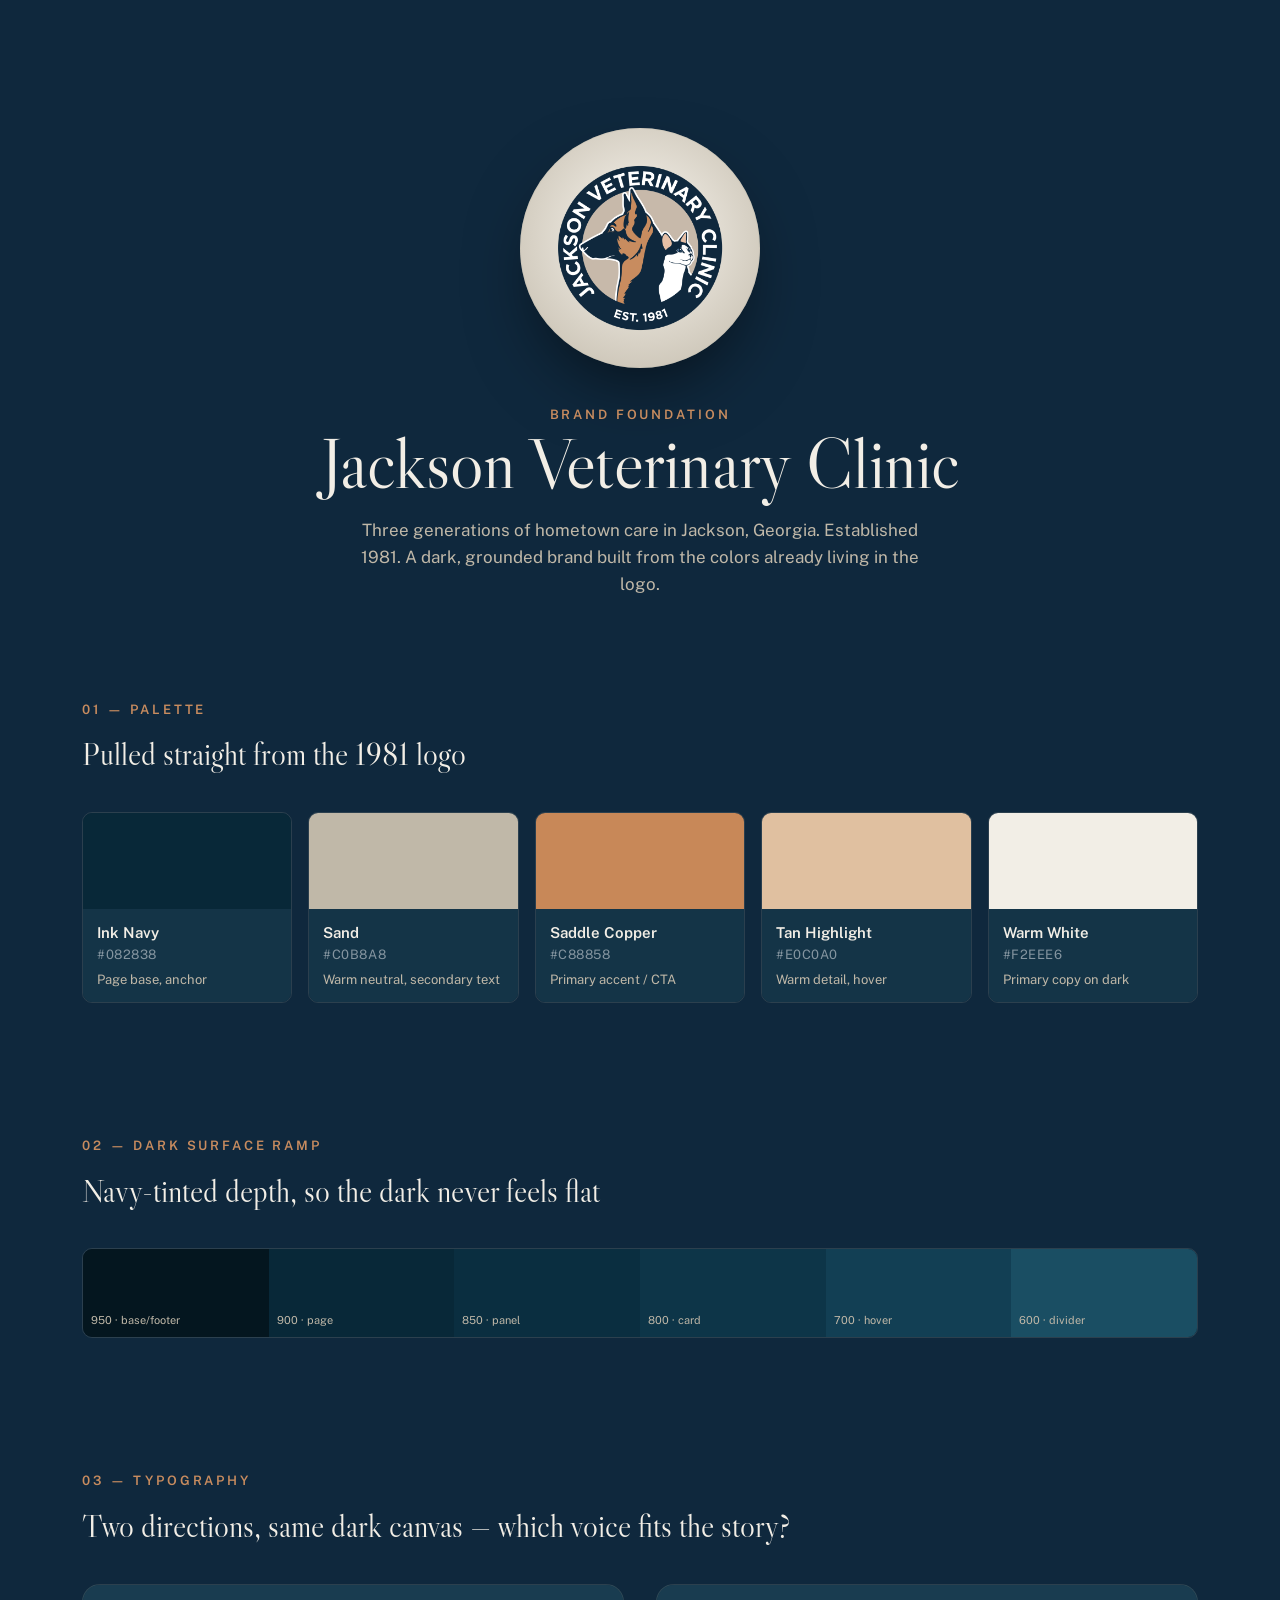
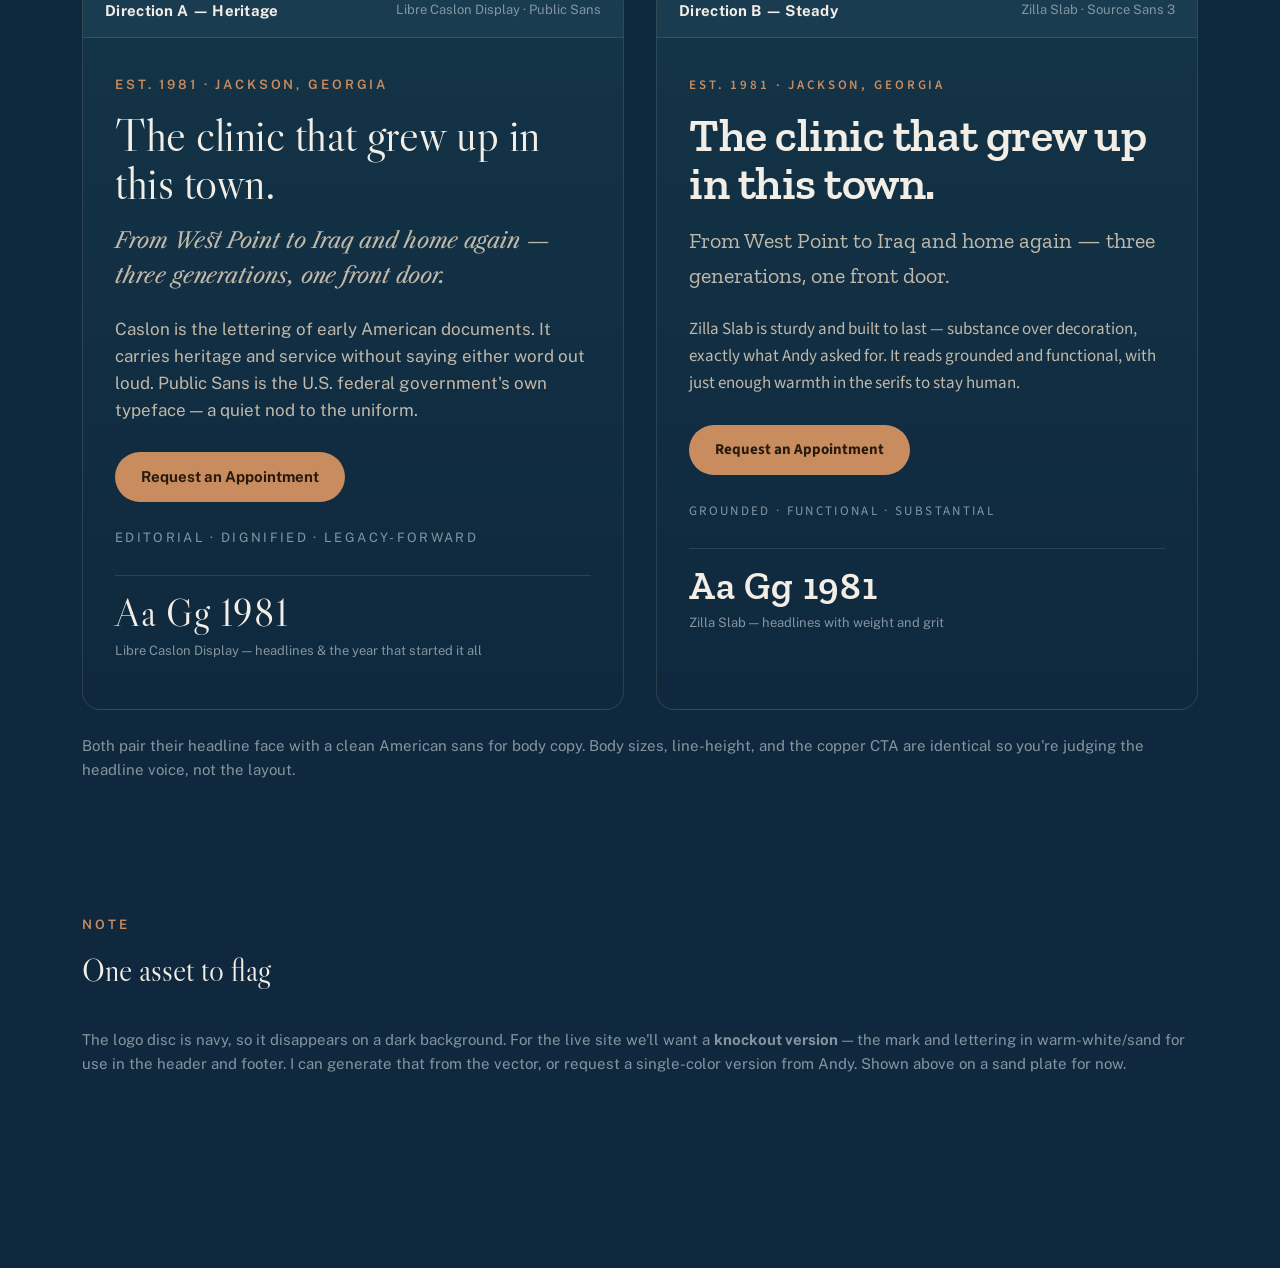
<file: brand-foundation.html>
<!DOCTYPE html>
<html lang="en">
<head>
<meta charset="UTF-8">
<meta name="robots" content="noindex, nofollow">
<meta name="viewport" content="width=device-width, initial-scale=1.0">
<title>Jackson Veterinary Clinic — Brand Foundation</title>
<link rel="preconnect" href="https://fonts.googleapis.com">
<link rel="preconnect" href="https://fonts.gstatic.com" crossorigin>
<link href="https://fonts.googleapis.com/css2?family=Libre+Caslon+Display&family=Libre+Caslon+Text:ital,wght@0,400;0,700;1,400&family=Public+Sans:ital,wght@0,400;0,500;0,600;0,700;1,400&family=Zilla+Slab:wght@400;500;600;700&family=Source+Sans+3:ital,wght@0,400;0,600;0,700;1,400&display=swap" rel="stylesheet">
<link rel="stylesheet" href="assets/css/tokens.css">
<style>
  * { margin: 0; padding: 0; box-sizing: border-box; }
  body {
    background: var(--ink-900);
    color: var(--text);
    font-family: var(--font-sans);
    font-size: var(--t-base);
    line-height: 1.6;
    -webkit-font-smoothing: antialiased;
  }
  .wrap { max-width: 1180px; margin: 0 auto; padding: var(--s-6) var(--s-4); }
  .eyebrow {
    font-family: 'Public Sans', sans-serif;
    text-transform: uppercase; letter-spacing: 0.22em;
    font-size: var(--t-xs); font-weight: 600; color: var(--copper);
  }
  section { margin-bottom: var(--s-8); }
  h2.sec {
    font-family: 'Libre Caslon Display', serif;
    font-size: var(--t-xl); font-weight: 400; margin: var(--s-1) 0 var(--s-4);
    color: var(--text);
  }
  .rule { height: 1px; background: var(--line); margin: var(--s-2) 0 var(--s-5); }

  /* --- Masthead --- */
  .mast { text-align: center; padding: var(--s-6) 0 var(--s-7); }
  .logo-plate {
    width: 240px; height: 240px; margin: 0 auto var(--s-4);
    background: radial-gradient(circle at 50% 45%, #fbf8f2, var(--sand));
    border-radius: 50%;
    display: grid; place-items: center;
    box-shadow: 0 30px 70px -20px rgba(0,0,0,.6), inset 0 0 0 1px var(--line-strong);
  }
  .logo-plate img { width: 220px; height: 220px; object-fit: contain; }
  .mast h1 {
    font-family: 'Libre Caslon Display', serif; font-weight: 400;
    font-size: var(--t-3xl); line-height: 1.05; letter-spacing: -0.01em;
  }
  .mast p { color: var(--text-soft); max-width: 560px; margin: var(--s-2) auto 0; }

  /* --- Palette --- */
  .swatches { display: grid; grid-template-columns: repeat(auto-fit, minmax(150px,1fr)); gap: var(--s-2); }
  .sw { border-radius: var(--r-md); overflow: hidden; border: 1px solid var(--line); }
  .sw .chip { height: 96px; }
  .sw .meta { padding: 12px 14px; background: var(--ink-850); }
  .sw .name { font-weight: 600; font-size: var(--t-sm); }
  .sw .hex { font-family: 'Public Sans'; font-size: var(--t-xs); color: var(--text-mute); letter-spacing: .04em; }
  .sw .use { font-size: var(--t-xs); color: var(--text-soft); margin-top: 4px; }

  /* --- Surface ramp --- */
  .ramp { display: flex; border-radius: var(--r-md); overflow: hidden; border: 1px solid var(--line); }
  .ramp div { flex: 1; height: 88px; display: flex; align-items: flex-end; padding: 8px; font-family: 'Public Sans'; font-size: 11px; color: var(--text-soft); }

  /* --- Type direction cards --- */
  .dirs { display: grid; grid-template-columns: 1fr; gap: var(--s-4); }
  @media (min-width: 900px) { .dirs { grid-template-columns: 1fr 1fr; } }
  .dir {
    background: linear-gradient(180deg, var(--ink-850), var(--ink-900));
    border: 1px solid var(--line); border-radius: var(--r-lg);
    overflow: hidden;
  }
  .dir-tag {
    padding: 14px 22px; background: var(--ink-800);
    border-bottom: 1px solid var(--line);
    display: flex; align-items: center; justify-content: space-between;
  }
  .dir-tag b { font-family:'Public Sans'; font-size: var(--t-sm); letter-spacing: .02em; }
  .dir-tag span { font-family:'Public Sans'; font-size: var(--t-xs); color: var(--text-mute); }
  .dir-body { padding: var(--s-4) var(--s-4) var(--s-5); }
  .dir-eyebrow { text-transform: uppercase; letter-spacing: .22em; font-size: var(--t-xs); font-weight: 600; color: var(--copper); }
  .dir-h { line-height: 1.04; letter-spacing: -0.01em; margin: 14px 0 16px; color: var(--text); }
  .dir-sub { color: var(--text-soft); font-size: var(--t-lg); margin-bottom: 22px; }
  .dir-p { color: var(--text-soft); margin-bottom: 10px; }
  .dir-cta {
    display:inline-block; margin-top: 18px; padding: 13px 26px;
    background: var(--copper); color: #2A1A0E; font-weight: 700;
    border-radius: var(--r-pill); text-decoration: none; font-size: var(--t-sm);
    font-family: 'Public Sans';
  }
  .dir-stamp { font-size: var(--t-xs); letter-spacing:.18em; text-transform:uppercase; color: var(--text-mute); margin-top: 26px; }
  .specA .dir-h { font-family: 'Libre Caslon Display', serif; font-weight: 400; font-size: var(--t-2xl); }
  .specA .dir-sub { font-family: 'Libre Caslon Text', serif; font-style: italic; }
  .specA .dir-p, .specA .dir-eyebrow, .specA .dir-cta, .specA .dir-stamp { font-family: 'Public Sans', sans-serif; }
  .specB .dir-h { font-family: 'Zilla Slab', serif; font-weight: 600; font-size: var(--t-2xl); }
  .specB .dir-sub { font-family: 'Zilla Slab', serif; font-weight: 400; }
  .specB .dir-p, .specB .dir-eyebrow, .specB .dir-cta, .specB .dir-stamp { font-family: 'Source Sans 3', sans-serif; }
  .glyphs { margin-top: 26px; padding-top: 18px; border-top: 1px solid var(--line); }
  .glyphs .big { font-size: 2.4rem; line-height: 1; color: var(--text); letter-spacing: .02em; }
  .specA .glyphs .big { font-family:'Libre Caslon Display', serif; }
  .specB .glyphs .big { font-family:'Zilla Slab', serif; font-weight: 600; }
  .glyphs .lbl { font-family:'Public Sans'; font-size: var(--t-xs); color: var(--text-mute); margin-top: 8px; }

  .note { color: var(--text-mute); font-size: var(--t-sm); font-family:'Public Sans'; }
</style>
</head>
<body>
<div class="wrap">

  <div class="mast">
    <div class="logo-plate"><img src="assets/logo/logo-full.png" alt="Jackson Veterinary Clinic logo"></div>
    <span class="eyebrow">Brand Foundation</span>
    <h1>Jackson Veterinary Clinic</h1>
    <p>Three generations of hometown care in Jackson, Georgia. Established 1981. A dark, grounded brand built from the colors already living in the logo.</p>
  </div>

  <section>
    <span class="eyebrow">01 — Palette</span>
    <h2 class="sec">Pulled straight from the 1981 logo</h2>
    <div class="swatches">
      <div class="sw"><div class="chip" style="background:#082838"></div><div class="meta"><div class="name">Ink Navy</div><div class="hex">#082838</div><div class="use">Page base, anchor</div></div></div>
      <div class="sw"><div class="chip" style="background:#C0B8A8"></div><div class="meta"><div class="name">Sand</div><div class="hex">#C0B8A8</div><div class="use">Warm neutral, secondary text</div></div></div>
      <div class="sw"><div class="chip" style="background:#C88858"></div><div class="meta"><div class="name">Saddle Copper</div><div class="hex">#C88858</div><div class="use">Primary accent / CTA</div></div></div>
      <div class="sw"><div class="chip" style="background:#E0C0A0"></div><div class="meta"><div class="name">Tan Highlight</div><div class="hex">#E0C0A0</div><div class="use">Warm detail, hover</div></div></div>
      <div class="sw"><div class="chip" style="background:#F2EEE6"></div><div class="meta"><div class="name">Warm White</div><div class="hex">#F2EEE6</div><div class="use">Primary copy on dark</div></div></div>
    </div>
  </section>

  <section>
    <span class="eyebrow">02 — Dark Surface Ramp</span>
    <h2 class="sec">Navy-tinted depth, so the dark never feels flat</h2>
    <div class="ramp">
      <div style="background:#04161F">950 · base/footer</div>
      <div style="background:#082838">900 · page</div>
      <div style="background:#0A2E40">850 · panel</div>
      <div style="background:#0D3548">800 · card</div>
      <div style="background:#123F54">700 · hover</div>
      <div style="background:#1A4E63">600 · divider</div>
    </div>
  </section>

  <section>
    <span class="eyebrow">03 — Typography</span>
    <h2 class="sec">Two directions, same dark canvas — which voice fits the story?</h2>
    <div class="dirs">

      <!-- Direction A -->
      <div class="dir specA">
        <div class="dir-tag"><b>Direction A — Heritage</b><span>Libre Caslon Display · Public Sans</span></div>
        <div class="dir-body">
          <span class="dir-eyebrow">Est. 1981 · Jackson, Georgia</span>
          <div class="dir-h">The clinic that grew up in this town.</div>
          <div class="dir-sub">From West Point to Iraq and home again — three generations, one front door.</div>
          <p class="dir-p">Caslon is the lettering of early American documents. It carries heritage and service without saying either word out loud. Public Sans is the U.S. federal government's own typeface — a quiet nod to the uniform.</p>
          <a class="dir-cta" href="#">Request an Appointment</a>
          <div class="dir-stamp">Editorial · Dignified · Legacy-forward</div>
          <div class="glyphs"><div class="big">Aa Gg 1981</div><div class="lbl">Libre Caslon Display — headlines &amp; the year that started it all</div></div>
        </div>
      </div>

      <!-- Direction B -->
      <div class="dir specB">
        <div class="dir-tag"><b>Direction B — Steady</b><span>Zilla Slab · Source Sans 3</span></div>
        <div class="dir-body">
          <span class="dir-eyebrow">Est. 1981 · Jackson, Georgia</span>
          <div class="dir-h">The clinic that grew up in this town.</div>
          <div class="dir-sub">From West Point to Iraq and home again — three generations, one front door.</div>
          <p class="dir-p">Zilla Slab is sturdy and built to last — substance over decoration, exactly what Andy asked for. It reads grounded and functional, with just enough warmth in the serifs to stay human.</p>
          <a class="dir-cta" href="#">Request an Appointment</a>
          <div class="dir-stamp">Grounded · Functional · Substantial</div>
          <div class="glyphs"><div class="big">Aa Gg 1981</div><div class="lbl">Zilla Slab — headlines with weight and grit</div></div>
        </div>
      </div>

    </div>
    <p class="note" style="margin-top:24px">Both pair their headline face with a clean American sans for body copy. Body sizes, line-height, and the copper CTA are identical so you're judging the headline voice, not the layout.</p>
  </section>

  <section>
    <span class="eyebrow">Note</span>
    <h2 class="sec">One asset to flag</h2>
    <p class="note">The logo disc is navy, so it disappears on a dark background. For the live site we'll want a <b>knockout version</b> — the mark and lettering in warm-white/sand for use in the header and footer. I can generate that from the vector, or request a single-color version from Andy. Shown above on a sand plate for now.</p>
  </section>

</div>
</body>
</html>
</file>
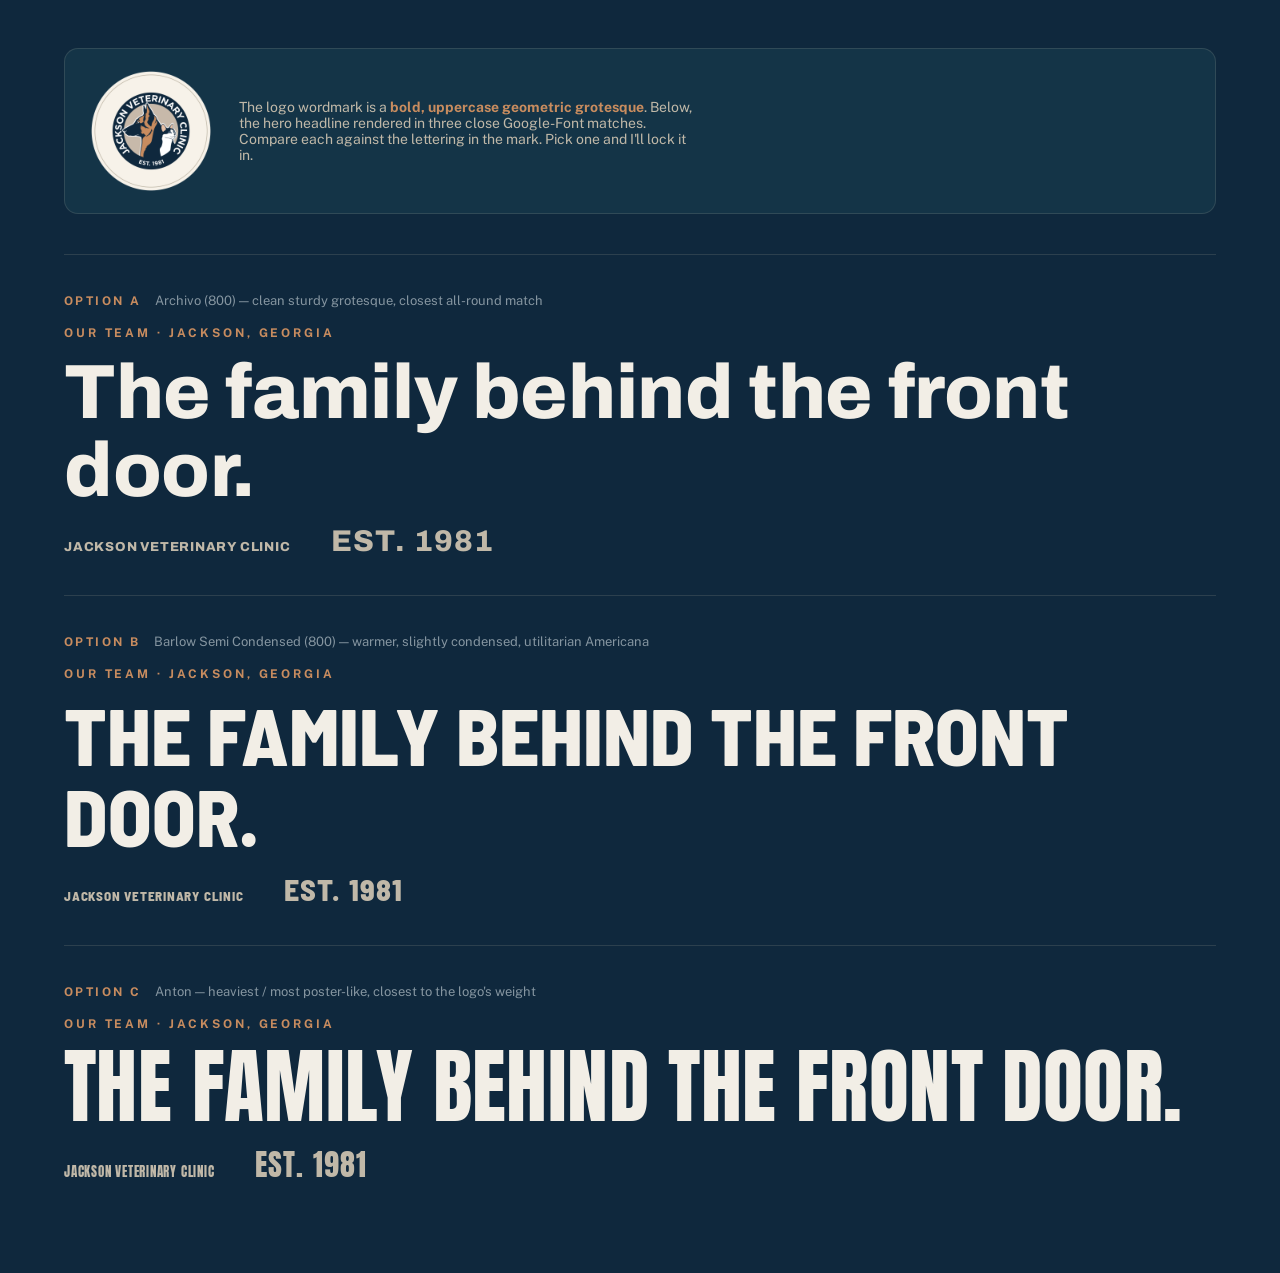
<file: type-compare.html>
<!DOCTYPE html>
<html lang="en">
<head>
<meta charset="UTF-8">
<meta name="robots" content="noindex,nofollow">
<meta name="viewport" content="width=device-width, initial-scale=1.0">
<title>Jackson — Headline Font Compare</title>
<link rel="preconnect" href="https://fonts.googleapis.com">
<link rel="preconnect" href="https://fonts.gstatic.com" crossorigin>
<link href="https://fonts.googleapis.com/css2?family=Archivo:wght@700;800;900&family=Barlow:wght@700;800&family=Barlow+Semi+Condensed:wght@700;800&family=Anton&family=Public+Sans:wght@400;500;600&display=swap" rel="stylesheet">
<link rel="stylesheet" href="assets/css/tokens.css">
<style>
  *{margin:0;padding:0;box-sizing:border-box}
  body{background:var(--ink-900);color:var(--text);font-family:'Public Sans',sans-serif;padding:48px clamp(20px,5vw,64px)}
  .ref{display:flex;align-items:center;gap:28px;background:var(--ink-850);border:1px solid var(--line);border-radius:14px;padding:22px 26px;margin-bottom:40px;flex-wrap:wrap}
  .ref img{height:120px}
  .ref p{color:var(--text-soft);font-size:14px;max-width:460px}
  .ref b{color:var(--copper)}
  .opt{border-top:1px solid var(--line);padding:38px 0}
  .tag{display:flex;align-items:baseline;gap:14px;margin-bottom:18px}
  .tag .n{font-size:12px;letter-spacing:.2em;text-transform:uppercase;color:var(--copper);font-weight:700}
  .tag .f{font-size:13px;color:var(--text-mute)}
  .eyebrow{font-size:12px;letter-spacing:.24em;text-transform:uppercase;color:var(--copper);font-weight:700;margin-bottom:14px}
  h1{line-height:1.02;letter-spacing:-0.005em;margin-bottom:14px;color:var(--text)}
  .wm{font-size:13px;letter-spacing:.14em;color:var(--text-soft);text-transform:uppercase}
  .est{color:var(--sand)}

  /* Option A — Archivo */
  .a h1{font-family:'Archivo',sans-serif;font-weight:800;font-size:clamp(2.6rem,6vw,5rem);text-transform:none}
  .a .wm,.a .caps{font-family:'Archivo',sans-serif;font-weight:800}
  /* Option B — Barlow Semi Condensed */
  .b h1{font-family:'Barlow Semi Condensed',sans-serif;font-weight:800;font-size:clamp(2.6rem,6.2vw,5.2rem);text-transform:uppercase;letter-spacing:0}
  .b .wm,.b .caps{font-family:'Barlow Semi Condensed',sans-serif;font-weight:800}
  /* Option C — Anton */
  .c h1{font-family:'Anton',sans-serif;font-weight:400;font-size:clamp(2.6rem,6.4vw,5.4rem);text-transform:uppercase;letter-spacing:.005em}
  .c .wm,.c .caps{font-family:'Anton',sans-serif;font-weight:400}

  .caps{text-transform:uppercase;letter-spacing:.06em}
  .row{display:flex;gap:40px;flex-wrap:wrap;align-items:baseline;margin-top:8px}
  .row .est{font-size:30px;letter-spacing:.04em}
</style>
</head>
<body>
  <div class="ref">
    <img src="assets/logo/logo-plate.png" alt="logo">
    <p>The logo wordmark is a <b>bold, uppercase geometric grotesque</b>. Below, the hero headline rendered in three close Google-Font matches. Compare each against the lettering in the mark. Pick one and I'll lock it in.</p>
  </div>

  <div class="opt a">
    <div class="tag"><span class="n">Option A</span><span class="f">Archivo (800) — clean sturdy grotesque, closest all-round match</span></div>
    <div class="eyebrow">Our Team · Jackson, Georgia</div>
    <h1>The family behind the front door.</h1>
    <div class="row"><span class="caps wm">Jackson Veterinary Clinic</span><span class="est caps">Est. 1981</span></div>
  </div>

  <div class="opt b">
    <div class="tag"><span class="n">Option B</span><span class="f">Barlow Semi Condensed (800) — warmer, slightly condensed, utilitarian Americana</span></div>
    <div class="eyebrow">Our Team · Jackson, Georgia</div>
    <h1>The family behind the front door.</h1>
    <div class="row"><span class="caps wm">Jackson Veterinary Clinic</span><span class="est caps">Est. 1981</span></div>
  </div>

  <div class="opt c">
    <div class="tag"><span class="n">Option C</span><span class="f">Anton — heaviest / most poster-like, closest to the logo's weight</span></div>
    <div class="eyebrow">Our Team · Jackson, Georgia</div>
    <h1>The family behind the front door.</h1>
    <div class="row"><span class="caps wm">Jackson Veterinary Clinic</span><span class="est caps">Est. 1981</span></div>
  </div>
</body>
</html>
</file>
<file: assets/css/tokens.css>
/* ============================================================
   Jackson Veterinary Clinic — Design Tokens
   Palette extracted directly from the 1981 logo (JVC_Primary).
   Dark theme. Warm neutrals keep it human, never corporate.
   ============================================================ */

:root {
  /* --- Brand core (straight from the logo) --- */
  --ink-900: #0F283D;   /* logo disc navy — page base (sampled from the 1981 mark) */
  --sand:    #C0B8A8;   /* logo inner circle — warm neutral */
  --sand-lt: #E0C0A0;   /* logo highlight tan */
  --copper:  #C88C5F;   /* shepherd's coat — primary accent / CTA */
  --paper:   #F8F8F8;   /* logo lettering / cat — near-white */

  /* --- Dark surface ramp (navy-tinted) --- */
  --ink-950: #0A1E2E;   /* deepest — behind base, footer */
  --ink-850: #143447;   /* raised panels */
  --ink-800: #193C50;   /* cards */
  --ink-700: #21485C;   /* card hover / borders-strong */
  --ink-600: #2B5468;   /* dividers, hairlines on dark */

  /* --- Accent tints --- */
  --copper-bright: #D89B6B; /* hover / active accent */
  --copper-deep:   #A86A3E; /* pressed / on-light accent (graphics only) */
  --copper-on-sand:#5A3414; /* deep saddle — copper accent TEXT on the sand band (AA: ~5.5:1) */

  /* --- Text on dark --- */
  --text:      #F2EEE6;  /* warm off-white — primary copy */
  --text-soft: #C0B8A8;  /* sand — secondary copy */
  --text-mute: #8595A0;  /* blue-gray — captions, meta */

  /* --- Hairlines & glows --- */
  --line:       rgba(192, 184, 168, 0.16); /* sand @ low alpha */
  --line-strong:rgba(192, 184, 168, 0.30);
  --glow-copper:rgba(200, 136, 88, 0.22);

  /* --- Radius --- */
  --r-sm: 4px;
  --r-md: 10px;
  --r-lg: 18px;
  --r-pill: 999px;

  /* --- Spacing scale (8pt) --- */
  --s-1: 8px;  --s-2: 16px; --s-3: 24px; --s-4: 32px;
  --s-5: 48px; --s-6: 64px; --s-7: 96px; --s-8: 128px;

  /* --- Type scale (fluid) --- */
  --t-xs:  clamp(0.75rem, 0.72rem + 0.15vw, 0.8125rem);
  --t-sm:  clamp(0.875rem, 0.85rem + 0.15vw, 0.9375rem);
  --t-base:clamp(1rem, 0.96rem + 0.2vw, 1.0625rem);
  --t-lg:  clamp(1.2rem, 1.12rem + 0.4vw, 1.375rem);
  --t-xl:  clamp(1.5rem, 1.35rem + 0.75vw, 2rem);
  --t-2xl: clamp(2rem, 1.7rem + 1.5vw, 3rem);
  --t-3xl: clamp(2.75rem, 2.2rem + 2.75vw, 4.5rem);
  --t-4xl: clamp(3.5rem, 2.6rem + 4.5vw, 6.5rem);

  /* --- Typography families --- */
  /* Display matches the logo wordmark: bold condensed geometric grotesque. */
  --font-display: 'Barlow Semi Condensed', system-ui, sans-serif;
  --font-accent:  'Barlow Semi Condensed', system-ui, sans-serif; /* pull-quotes, monograms */
  --font-sans:    'Public Sans', system-ui, sans-serif;
}

/* ============================================================
   Accessibility — WCAG 2.1 AA (shared across every page)
   ============================================================ */

/* 2.4.7 / 2.4.11 — always-visible keyboard focus indicator.
   Copper-bright on the dark navy = ~6:1 (well above the 3:1 minimum). */
:focus-visible {
  outline: 3px solid var(--copper-bright);
  outline-offset: 3px;
  border-radius: 3px;
}
/* Suppress the ring for pointer activation only (keyboard still shows it). */
:focus:not(:focus-visible) { outline: none; }

/* 2.4.1 — Skip to main content link (visible on focus). */
.skip-link {
  position: absolute; left: 12px; top: -120px; z-index: 1000;
  background: var(--copper); color: var(--ink-900);
  font-family: var(--font-sans); font-weight: 700; font-size: 0.95rem;
  text-decoration: none; padding: 12px 20px; border-radius: 0 0 10px 10px;
  box-shadow: 0 12px 30px -8px rgba(0,0,0,.6);
  transition: top .2s ease;
}
.skip-link:focus { top: 0; }
/* The <main> target receives focus after the skip — don't draw a box around the whole page. */
main:focus { outline: none; }

/* The burger is now a real <button>; strip the default button chrome. */
.burger { background: none; border: 0; font: inherit; color: inherit; }

/* 2.2.2 — Pause / Play control for the autoplaying hero video.
   Injected by assets/js/a11y.js; hidden when the user prefers reduced motion. */
.hero-pause {
  position: absolute; z-index: 4;
  right: clamp(16px, 4vw, 40px); bottom: clamp(16px, 4vw, 30px);
  display: inline-flex; align-items: center; justify-content: center;
  width: 44px; height: 44px; border-radius: 50%;
  background: rgba(10,30,46,.62); border: 1px solid var(--line-strong);
  color: var(--text); cursor: pointer;
  -webkit-backdrop-filter: blur(4px); backdrop-filter: blur(4px);
  transition: background .25s ease, color .25s ease, transform .25s ease;
}
.hero-pause:hover { background: var(--ink-850); color: var(--copper-bright); }
.hero-pause svg { width: 18px; height: 18px; fill: currentColor; pointer-events: none; }
@media (prefers-reduced-motion: reduce) { .hero-pause { display: none; } }
</file>
